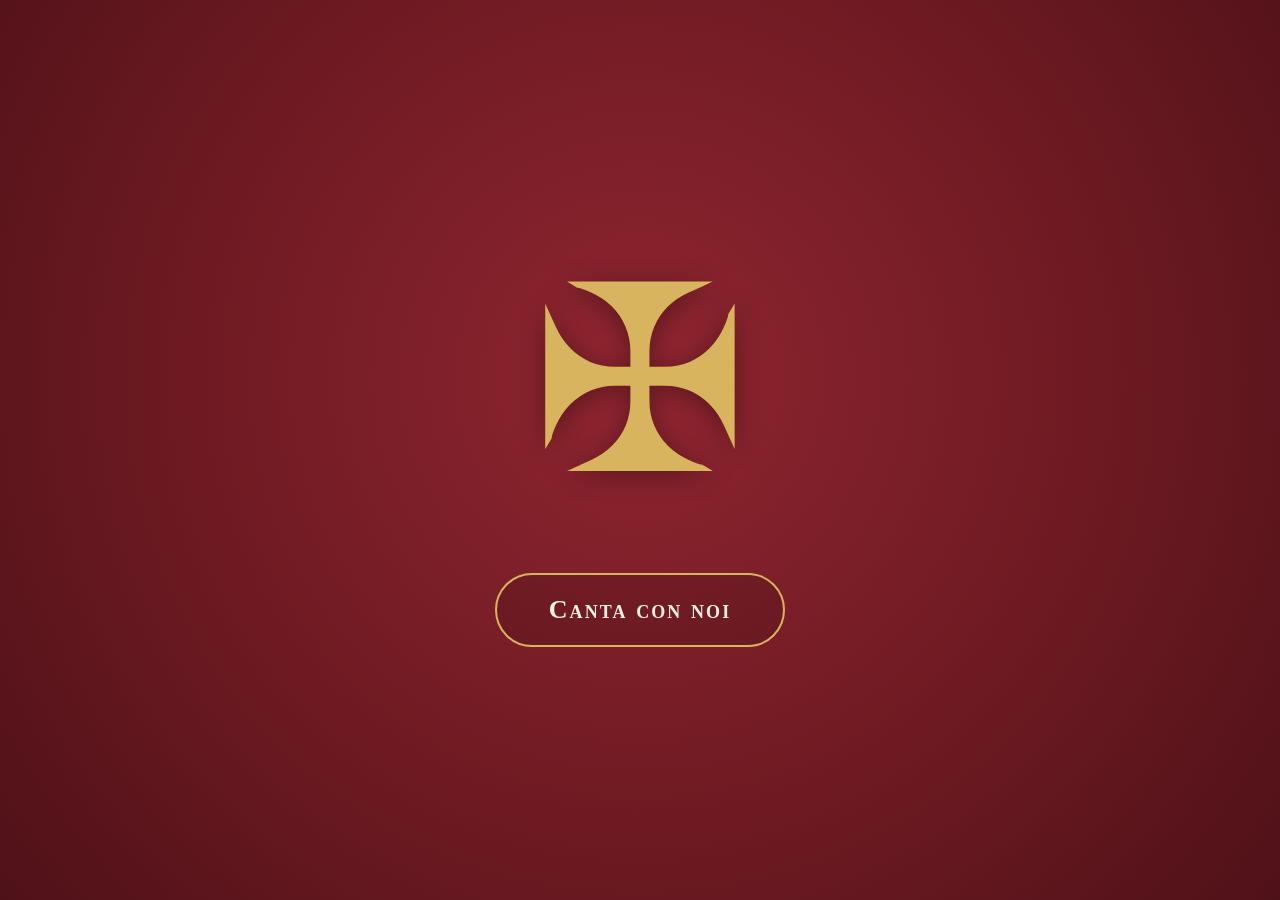
<file: index.html>
<!doctype html>
<html lang="it">
<head>
  <meta charset="utf-8">
  <!-- L'app non si ingrandisce tutta con due dita: nella pagina del canto lo zoom vale solo
       per il PDF/testo (lo gestisce js/app.js) -->
  <meta name="viewport" content="width=device-width, initial-scale=1, maximum-scale=1, user-scalable=no, viewport-fit=cover">
  <meta name="theme-color" content="#6e1a22">
  <title>Canta con noi</title>
  <!-- Per installare l'app: nome, colori e icone -->
  <link rel="manifest" href="manifest.webmanifest">
  <link rel="icon" type="image/png" sizes="32x32" href="icons/favicon-32.png">
  <link rel="apple-touch-icon" href="icons/apple-touch-icon.png">
  <meta name="apple-mobile-web-app-capable" content="yes">
  <meta name="mobile-web-app-capable" content="yes">
  <meta name="apple-mobile-web-app-title" content="Canti">
  <meta name="apple-mobile-web-app-status-bar-style" content="black-translucent">
  <link rel="stylesheet" href="css/style.css">
  <script>
    // Applica subito il tema scelto (chiaro/scuro), prima che la pagina appaia,
    // così non si vede un "lampo" del tema sbagliato.
    try {
      var tema = localStorage.getItem('tema');
      if (tema) document.documentElement.dataset.tema = tema;
    } catch (e) {}
  </script>
</head>
<body>

  <!-- Pagina iniziale: copre tutto finché non si entra.
       - se non si è dentro l'account: modulo di accesso
       - se l'accesso è già salvato (o l'accesso online non è attivo): pulsante "Canta con noi" -->
  <section id="pagina-iniziale" class="pagina-iniziale">
    <div class="croce-grande" aria-hidden="true">✠</div>

    <div id="iniziale-entra" class="iniziale-blocco" hidden>
      <button id="btn-entra" class="btn-entra">Canta con noi</button>
      <p id="iniziale-utente" class="iniziale-nota" hidden></p>
    </div>

    <!-- Accesso e registrazione: due pagine, se ne vede una alla volta -->
    <div id="blocco-accesso" class="accesso-iniziale" hidden>
      <h1 id="titolo-accesso" class="titolo-iniziale">Accedi</h1>
      <p id="sottotitolo-accesso" class="iniziale-nota"></p>
      <p id="account-messaggio" class="messaggio-iniziale" hidden></p>

      <!-- Pagina "Accedi" -->
      <form id="modulo-accesso">
        <label>
          Email
          <input name="email" type="email" autocomplete="username" inputmode="email" required>
        </label>
        <label>
          Password
          <input name="password" type="password" autocomplete="current-password" required>
        </label>
        <button type="submit" class="btn-entra">Accedi</button>
        <button type="button" id="btn-vai-registrazione" class="btn-installa">Non hai un account? Crea un account</button>
        <div class="link-iniziali">
          <button type="button" id="btn-password-dimenticata" class="btn-link-chiaro">Password dimenticata?</button>
        </div>
      </form>

      <!-- Pagina "Crea un account" -->
      <form id="modulo-registrazione" hidden>
        <label>
          Il tuo nome
          <input name="nome" autocomplete="name" required placeholder="Lo vedranno gli altri nei gruppi">
        </label>
        <label>
          Email
          <input name="email" type="email" autocomplete="email" inputmode="email" required>
        </label>
        <label>
          Password (almeno 6 caratteri)
          <input name="password" type="password" autocomplete="new-password" minlength="6" required>
        </label>
        <label>
          Ripeti la password
          <input name="ripeti" type="password" autocomplete="new-password" minlength="6" required>
        </label>
        <p class="link-legali">
          Creando l'account accetti i <a href="termini.html">Termini d'uso</a>
          e l'<a href="privacy.html">Informativa privacy</a>.
        </p>
        <button type="submit" class="btn-entra">Crea l'account</button>
        <button type="button" id="btn-torna-accesso" class="btn-installa">Hai già un account? Accedi</button>
      </form>

      <div class="link-iniziali">
        <button type="button" id="btn-senza-account" class="btn-link-chiaro">Continua senza account</button>
      </div>
    </div>

    <!-- Compare solo se l'app si può installare e non è già installata -->
    <button id="btn-installa" class="btn-installa" hidden>⬇ Scarica l'app</button>
  </section>
  <script>
    // Se l'app era aperta da poco (es. messa in sottofondo e riaperta), si riparte da dove
    // si era: la pagina iniziale non si mostra nemmeno per un attimo.
    try {
      var posizione = JSON.parse(localStorage.getItem('posizione'));
      if ((posizione && posizione.dentro && Date.now() - posizione.quando < 8 * 3600 * 1000) ||
          /[?&]gruppo=/.test(location.search)) {
        document.getElementById('pagina-iniziale').classList.add('senza-animazione', 'chiusa');
      }
    } catch (e) {}
  </script>

  <!-- Intestazione: titolo della sezione + pulsanti di azione -->
  <header class="barra-alta">
    <button id="btn-indietro" class="btn-icona" hidden aria-label="Indietro">‹</button>
    <span class="croce" aria-hidden="true">✠</span>
    <h1 id="titolo">Canti</h1>
    <button id="btn-tema" class="btn-icona" aria-label="Cambia tema chiaro/scuro"></button>
    <button id="btn-aggiungi" class="btn-icona" aria-label="Aggiungi canto">+</button>
  </header>

  <main>
    <!-- Schermata 1: elenco dei canti -->
    <section id="schermata-elenco">
      <!-- Ricerca di canti e cartelle -->
      <div class="cerca">
        <input id="cerca-canti" type="search" placeholder="Cerca canti e cartelle…" autocomplete="off"
          enterkeyhint="search" aria-label="Cerca canti e cartelle">
      </div>
      <p id="nessun-risultato" class="vuoto" hidden></p>

      <!-- Alfabeto laterale: si trascina il dito per andare alla lettera -->
      <nav id="alfabeto" class="alfabeto" aria-label="Vai alla lettera" hidden></nav>
      <div id="lettera-grande" class="lettera-grande" aria-hidden="true" hidden></div>

      <!-- Comandi visibili solo dentro una cartella -->
      <div id="comandi-cartella" class="comandi" hidden>
        <button id="btn-rinomina-cartella" class="btn-piccolo">✎ Rinomina cartella</button>
        <button id="btn-elimina-cartella" class="btn-piccolo">🗑 Elimina cartella</button>
      </div>

      <!-- Solo nella cartella 📖 del libretto di un coro -->
      <p id="nota-cartella-libretto" class="nota-cestino" hidden></p>
      <ul id="scalette-cartella" class="scalette-veloci" hidden></ul>

      <ul id="elenco-cartelle" class="elenco"></ul>
      <ul id="elenco" class="elenco"></ul>
      <p id="elenco-vuoto" class="vuoto" hidden>
        Nessun canto qui.<br>Tocca <strong>+</strong> per aggiungerne uno.
      </p>

      <!-- Visibile solo fuori dalle cartelle -->
      <button id="btn-nuova-cartella" class="btn-tratteggiato">📁 Nuova cartella</button>
    </section>

    <!-- Schermata 2: modulo per aggiungere (o modificare) un canto: titolo, cartella, PDF e audio -->
    <section id="schermata-modulo" hidden>
      <form id="modulo" class="modulo">
        <label>
          Titolo
          <input name="titolo" required autocomplete="off" placeholder="Si riempie da solo con il nome del PDF">
        </label>
        <label>
          Cartella
          <select name="cartella"></select>
        </label>

        <div id="campo-allegati" class="campo">
          <span class="etichetta">PDF e audio del canto</span>
          <div class="pulsanti-importa">
            <label class="btn-pdf">
              📄 Carica PDF o foto
              <input id="file-spartito" type="file" accept="application/pdf,.pdf,image/*" multiple hidden>
            </label>
            <label class="btn-pdf">
              🎵 Carica audio
              <input id="file-audio-modulo" type="file" accept="audio/*" multiple hidden>
            </label>
          </div>
          <p id="stato-pdf" class="stato-pdf">I PDF (o le foto) si vedranno nel canto così come sono.</p>
          <ul id="file-in-attesa" class="allegati"></ul>
        </div>

        <!-- Solo per i canti che hanno già un testo scritto (versioni precedenti dell'app) -->
        <label id="campo-testo" hidden>
          Testo
          <textarea name="testo" rows="10" spellcheck="false"></textarea>
        </label>
        <p id="info-accordi" class="info-accordi" hidden></p>

        <button id="btn-salva" type="submit" class="btn-grande">Salva canto</button>
      </form>
    </section>

    <!-- Schermata 3: visualizzazione di un canto -->
    <section id="schermata-canto" hidden>
      <h2 id="titolo-canto" class="titolo-canto"></h2>
      <p id="nota-libretto" class="nota-libretto" hidden></p>
      <div class="fregio" aria-hidden="true">❦</div>

      <ul id="allegati-canto" class="allegati"></ul>
      <div class="comandi">
        <label id="etichetta-audio-canto" class="btn-piccolo">
          🎵 Aggiungi audio
          <input id="file-audio-canto" type="file" accept="audio/*" multiple hidden>
        </label>
        <label id="etichetta-spartito-canto" class="btn-piccolo">
          📄 Aggiungi PDF o foto
          <input id="file-spartito-canto" type="file" accept="application/pdf,.pdf,image/*" hidden>
        </label>
        <!-- Grandezza del testo -->
        <div class="zoom-testo">
          <button id="btn-testo-meno" class="btn-mini" aria-label="Testo più piccolo">A−</button>
          <span id="valore-zoom">100%</span>
          <button id="btn-testo-piu" class="btn-mini grande" aria-label="Testo più grande">A+</button>
        </div>
      </div>

      <!-- Correzioni del direttore sopra lo spartito (il PDF originale resta com'è) -->
      <div id="comandi-correzioni" class="comandi" hidden>
        <button id="btn-correggi" class="btn-piccolo" hidden>✏️ Correggi lo spartito</button>
        <button id="btn-originale" class="btn-piccolo" hidden>👁 Vedi l'originale</button>
      </div>

      <!-- Spartiti (pentagramma con le note), mostrati così come sono -->
      <div id="spartiti-canto" class="spartiti"></div>

      <!-- Strumenti per correggere (in fondo allo schermo, solo mentre si corregge) -->
      <div id="barra-correzioni" class="barra-correzioni" hidden>
        <div class="strumenti">
          <button data-strumento="penna" data-colore="#d0021b" class="attivo" aria-label="Penna rossa"><span class="punta" style="background:#d0021b"></span></button>
          <button data-strumento="penna" data-colore="#1f4fd1" aria-label="Penna blu"><span class="punta" style="background:#1f4fd1"></span></button>
          <button data-strumento="penna" data-colore="#111111" aria-label="Penna nera"><span class="punta" style="background:#111"></span></button>
          <button data-strumento="evidenziatore" data-colore="#ffd400" aria-label="Evidenziatore"><span class="punta larga" style="background:#ffd400"></span></button>
          <button data-strumento="testo" data-colore="#d0021b" aria-label="Scrivi una parola">T</button>
          <button data-strumento="gomma" aria-label="Gomma">⌫</button>
          <button data-strumento="mano" aria-label="Scorri la pagina">✋</button>
        </div>
        <div class="strumenti">
          <button id="btn-annulla-segno" aria-label="Annulla l'ultima modifica">↶</button>
          <button id="btn-togli-correzioni" aria-label="Togli tutte le correzioni">🗑</button>
          <span id="stato-correzioni" class="stato-correzioni"></span>
          <button id="btn-fine-correzioni" class="fine">✓ Fine</button>
        </div>
      </div>

      <div id="testo-canto" class="testo-canto"></div>

      <!-- Se il canto è aperto da una scaletta: canto precedente / successivo -->
      <div id="nav-scaletta" class="nav-scaletta" hidden>
        <button id="btn-scaletta-prima" class="btn-piccolo"></button>
        <button id="btn-scaletta-dopo" class="btn-piccolo"></button>
      </div>

      <!-- In fondo, così aprendo il canto si vede subito il testo -->
      <div class="comandi comandi-fondo">
        <button id="btn-modifica-canto" class="btn-piccolo">✎ Modifica</button>
        <button id="btn-condividi-canto" class="btn-piccolo">📤 Condividi</button>
        <button id="btn-sposta-canto" class="btn-piccolo">📁 Sposta</button>
        <button id="btn-elimina-canto" class="btn-piccolo">🗑 Elimina canto</button>
      </div>
    </section>

    <!-- Schermata 4: cestino -->
    <section id="schermata-cestino" hidden>
      <p class="nota-cestino">
        Le cose eliminate restano qui per <strong>3 giorni</strong>, poi vengono
        cancellate per sempre. Tocca <strong>↺ Ripristina</strong> per rimetterle al loro posto.
      </p>
      <ul id="elenco-cestino" class="allegati"></ul>
      <p id="cestino-vuoto" class="vuoto" hidden>Il cestino è vuoto.</p>
      <button id="btn-svuota-cestino" class="btn-tratteggiato" hidden>Svuota il cestino adesso</button>
    </section>

    <!-- Schermata 6: i miei gruppi -->
    <section id="schermata-gruppi" hidden>
      <p id="gruppi-avviso" class="nota-cestino" hidden></p>
      <ul id="libretti-offline" class="elenco" hidden></ul>
      <button id="btn-gruppi-accedi" class="btn-grande" hidden>Accedi o crea un account</button>

      <div id="gruppi-contenuto" hidden>
        <p class="nota-cestino">
          Nei gruppi puoi <strong>condividere i tuoi canti</strong> (con audio e spartiti)
          e <strong>salvare quelli degli altri</strong> nelle tue cartelle.
          Per entrare in un gruppo serve il suo codice.
        </p>
        <div id="invito-notifiche" class="coro-stato" hidden>
          <p>🔔 Attiva le notifiche per sapere subito quando arrivano avvisi, canti e scalette.</p>
          <button id="btn-attiva-notifiche-gruppi" class="btn-grande">Attiva le notifiche</button>
        </div>
        <ul id="elenco-gruppi" class="elenco"></ul>
        <p id="gruppi-vuoto" class="vuoto" hidden>Non sei ancora in nessun gruppo.</p>
        <button id="btn-crea-gruppo" class="btn-grande">＋ Crea un gruppo</button>
        <button id="btn-entra-gruppo" class="btn-tratteggiato">🔑 Entra con un codice</button>
      </div>
    </section>

    <!-- Schermata 7: chat di un gruppo -->
    <section id="schermata-chat" hidden>
      <div class="testa-chat">
        <span>Codice: <strong id="chat-codice"></strong></span>
        <button id="btn-invita" class="btn-piccolo">📨 Invita</button>
        <button id="btn-membri" class="btn-piccolo">👥 Chi c'è</button>
      </div>
      <p id="chat-avviso" class="stato-sync errore" hidden></p>

      <!-- Versione Coro: stato (per il direttore) e prova gratuita -->
      <div id="coro-stato" class="coro-stato" hidden></div>

      <!-- Schede (solo nei gruppi Coro) -->
      <div id="schede-coro" class="schede" role="tablist" hidden>
        <button data-scheda="bacheca"><span class="ic">📣</span>Bacheca</button>
        <button data-scheda="scalette"><span class="ic">📅</span>Scalette</button>
        <button data-scheda="libretto"><span class="ic">📖</span>Libretto</button>
        <button data-scheda="messaggi"><span class="ic">✉️</span>Messaggi<span id="pallino-messaggi" class="pallino-scheda" hidden></span></button>
        <button data-scheda="chat" class="attiva"><span class="ic">♪</span>Condivisi</button>
      </div>

      <!-- Bacheca: gli avvisi del direttore, come in una chat (solo i direttori scrivono) -->
      <div id="pannello-bacheca" hidden>
        <ul id="elenco-bacheca" class="chat bacheca"></ul>
        <p id="bacheca-vuota" class="vuoto" hidden>Nessun avviso in bacheca.</p>
        <p id="bacheca-solo-direttori" class="nota-libretto" hidden>In bacheca scrivono solo i direttori del coro.</p>
        <form id="scrivi-avviso" class="scrivi-avviso" hidden>
          <textarea id="testo-avviso" rows="1" placeholder="Scrivi un avviso al coro…" aria-label="Avviso per il coro"></textarea>
          <button type="submit" class="btn-invia" aria-label="Invia">➤</button>
        </form>
      </div>

      <div id="pannello-chat">
        <ul id="elenco-chat" class="chat"></ul>
        <p id="chat-vuota" class="vuoto" hidden>Nessun canto condiviso ancora.<br>Inizia tu!</p>
        <div class="barra-chat">
          <button id="btn-condividi-qui" class="btn-grande">♪ Condividi un canto</button>
        </div>
      </div>

      <!-- Messaggi privati: l'elenco delle persone del coro e, toccandone una, la conversazione -->
      <div id="pannello-messaggi" hidden>
        <div id="scegli-conversazione">
          <p class="nota-cestino">Messaggi privati: li leggete solo tu e la persona a cui scrivi.</p>
          <ul id="elenco-conversazioni" class="elenco"></ul>
          <p id="conversazioni-vuote" class="vuoto" hidden>Nel coro per ora ci sei solo tu.</p>
        </div>
        <div id="conversazione" hidden>
          <div class="testa-conversazione">
            <button id="btn-chiudi-conversazione" class="btn-piccolo">‹ Tutti</button>
            <strong id="nome-conversazione"></strong>
          </div>
          <ul id="elenco-privati" class="chat"></ul>
          <p id="privati-vuoti" class="vuoto" hidden>Ancora nessun messaggio: scrivi il primo!</p>
          <form id="scrivi-privato" class="scrivi-avviso">
            <button type="button" id="btn-canto-privato" class="btn-allega" aria-label="Manda un canto" title="Manda un canto">♪</button>
            <textarea id="testo-privato" rows="1" maxlength="2000" placeholder="Messaggio…" aria-label="Messaggio privato"></textarea>
            <button type="submit" class="btn-invia" aria-label="Invia">➤</button>
          </form>
        </div>
      </div>

      <div id="pannello-libretto" hidden>
        <p class="nota-cestino">
          Il libretto del coro arriva da solo a tutti e resta salvato sul telefono: si può usare anche
          <strong>senza internet</strong> (lo trovi in <strong>Gruppi</strong>).
        </p>
        <ul id="elenco-libretto" class="allegati"></ul>
        <p id="libretto-vuoto" class="vuoto" hidden>Il libretto è ancora vuoto.</p>
        <button id="btn-aggiungi-libretto" class="btn-grande" hidden>＋ Aggiungi canti al libretto</button>
      </div>

      <div id="pannello-scalette" hidden>
        <ul id="elenco-scalette" class="elenco"></ul>
        <p id="scalette-vuote" class="vuoto" hidden>Nessuna scaletta.</p>
        <button id="btn-nuova-scaletta" class="btn-grande" hidden>＋ Nuova scaletta</button>
      </div>
    </section>

    <!-- Schermata 8: una scaletta (es. la messa di domenica) -->
    <section id="schermata-scaletta" hidden>
      <p id="scaletta-sottotitolo" class="nota-cestino"></p>
      <ol id="voci-scaletta" class="scaletta"></ol>
      <p id="scaletta-vuota" class="vuoto" hidden>La scaletta è vuota.</p>
      <div id="comandi-scaletta" class="comandi" hidden>
        <button id="btn-aggiungi-voce" class="btn-piccolo">＋ Aggiungi un canto</button>
        <button id="btn-rinomina-scaletta" class="btn-piccolo">✎ Titolo e data</button>
        <button id="btn-elimina-scaletta" class="btn-piccolo">🗑 Elimina scaletta</button>
      </div>
      <button id="btn-salva-scaletta" class="btn-grande" hidden>Salva la scaletta</button>
    </section>

    <!-- Schermata 5: account (accesso per avere i canti su tutti i dispositivi) -->
    <section id="schermata-account" hidden>
      <p class="link-account">
        <a href="privacy.html">Informativa privacy</a> · <a href="termini.html">Termini d'uso</a>
      </p>
      <!-- L'accesso online non è configurato (js/config.js vuoto) -->
      <div id="account-spento" hidden>
        <p class="nota-cestino">
          L'accesso online non è ancora attivo in questa app:
          i canti sono salvati solo su questo dispositivo.
        </p>
      </div>

      <!-- Non si è dentro l'account: il modulo di accesso è nella pagina iniziale -->
      <div id="account-fuori" hidden>
        <p class="nota-cestino">
          Accedi per ritrovare <strong>i tuoi canti su tutti i tuoi dispositivi</strong>
          (telefono, PC, tablet). L'accesso viene ricordato: lo fai una volta sola.
          I canti restano comunque salvati anche qui, e funzionano senza internet.
        </p>
        <p id="account-avviso" class="stato-sync errore" hidden></p>
        <button id="btn-vai-accesso" class="btn-grande">Accedi o crea un account</button>
      </div>

      <!-- Dentro l'account -->
      <div id="account-dentro" hidden>
        <div class="scheda-account">
          <div class="icona-account" aria-hidden="true"><svg class="icona" viewBox="0 0 24 24" aria-hidden="true"><path d="M18 10h-1.26A8 8 0 1 0 9 20h9a5 5 0 0 0 0-10z"/></svg></div>
          <p>Accesso effettuato come<br><strong id="account-email"></strong></p>
        </div>
        <p id="stato-sync" class="stato-sync"></p>
        <button id="btn-sincronizza" class="btn-grande">⟳ Sincronizza adesso</button>
        <button id="btn-esci" class="btn-tratteggiato">Esci dall'account</button>
        <div class="scheda-notifiche">
          <p id="stato-notifiche">🔔 Notifiche</p>
          <button id="btn-notifiche" class="btn-piccolo"></button>
        </div>
        <button id="btn-bloccati" class="btn-piccolo">🚫 Persone bloccate</button>

        <div class="zona-pericolo">
          <button id="btn-elimina-account" class="btn-piccolo">Elimina il mio account</button>
        </div>
      </div>
    </section>
  </main>

  <!-- Finestrella per scrivere un nome (nuova cartella, rinomina file, ecc.) -->
  <dialog id="dialogo-nome" class="dialogo">
    <form method="dialog">
      <p id="dialogo-domanda"></p>
      <input id="dialogo-valore" autocomplete="off">
      <!-- "OK" viene prima nel codice così il tasto Invio conferma; a schermo appare a destra -->
      <div class="dialogo-azioni">
        <button value="ok" class="btn-grande">OK</button>
        <button value="annulla" class="btn-piccolo">Annulla</button>
      </div>
    </form>
  </dialog>

  <!-- Finestrella con più scelte (es. come eliminare una cartella) -->
  <dialog id="dialogo-scelta" class="dialogo">
    <p id="scelta-domanda"></p>
    <div id="scelta-opzioni" class="scelta-opzioni"></div>
  </dialog>

  <!-- Finestrella per dire per quale voce è ogni file (libretto del coro) -->
  <dialog id="dialogo-voci" class="dialogo dialogo-alto">
    <form method="dialog">
      <p id="voci-domanda">Per chi è ogni file?</p>
      <p class="dettaglio">Chi ha scelto la sua voce riceverà solo i file della sua voce e quelli «per tutti». I direttori li ricevono tutti.</p>
      <ul id="voci-file" class="voci-file"></ul>
      <div class="scelta-opzioni">
        <button value="ok" class="btn-grande">Va bene</button>
        <button value="annulla" class="btn-piccolo">Annulla</button>
      </div>
    </form>
  </dialog>

  <!-- Finestrella per scegliere uno dei miei canti (da condividere) -->
  <dialog id="dialogo-canti" class="dialogo dialogo-alto">
    <p>Quale canto vuoi condividere?</p>
    <input id="cerca-canto" type="search" placeholder="Cerca per titolo…" autocomplete="off">
    <ul id="lista-canti" class="lista-scelta"></ul>
    <div class="dialogo-azioni">
      <button id="chiudi-dialogo-canti" class="btn-piccolo">Annulla</button>
    </div>
  </dialog>

  <!-- Finestrella per leggere un canto ricevuto in un gruppo -->
  <dialog id="dialogo-anteprima" class="dialogo dialogo-alto">
    <p id="anteprima-titolo"></p>
    <pre id="anteprima-testo" class="anteprima-testo"></pre>
    <div class="dialogo-azioni">
      <button id="chiudi-anteprima" class="btn-piccolo">Chiudi</button>
    </div>
  </dialog>

  <!-- Avviso che compare per qualche secondo in basso -->
  <div id="avviso" class="avviso" role="status" hidden></div>

  <!-- Barra di navigazione in basso -->
  <nav class="barra-bassa">
    <button data-sezione="canti" class="attivo"><b aria-hidden="true"><svg class="icona" viewBox="0 0 24 24" aria-hidden="true"><path d="M9 18V5l12-2v13"/><circle cx="6" cy="18" r="3"/><circle cx="18" cy="16" r="3"/></svg></b><span>Canti</span></button>
    <button data-sezione="gruppi">
      <b aria-hidden="true"><svg class="icona" viewBox="0 0 24 24" aria-hidden="true"><rect x="2" y="4" width="20" height="16" rx="2"/><polyline points="22,6 12,13 2,6"/></svg><i id="pallino-gruppi" class="pallino nuovo" hidden></i></b><span>Gruppi</span>
    </button>
    <button data-sezione="cestino"><b aria-hidden="true"><svg class="icona" viewBox="0 0 24 24" aria-hidden="true"><polyline points="3 6 5 6 21 6"/><path d="M19 6v14a2 2 0 0 1-2 2H7a2 2 0 0 1-2-2V6m3 0V4a2 2 0 0 1 2-2h4a2 2 0 0 1 2 2v2"/><line x1="10" y1="11" x2="10" y2="17"/><line x1="14" y1="11" x2="14" y2="17"/></svg></b><span>Cestino</span></button>
    <button data-sezione="account">
      <b aria-hidden="true"><svg class="icona" viewBox="0 0 24 24" aria-hidden="true"><path d="M18 10h-1.26A8 8 0 1 0 9 20h9a5 5 0 0 0 0-10z"/></svg><i id="pallino-sync" class="pallino" hidden></i></b><span>Account</span>
    </button>
  </nav>

  <script src="lib/pdf.min.js"></script>
  <script src="lib/supabase.min.js"></script>
  <script src="js/config.js"></script>
  <script src="js/db.js"></script>
  <script src="js/sync.js"></script>
  <script src="js/gruppi.js"></script>
  <script src="js/notifiche.js"></script>
  <script src="js/app.js"></script>
</body>
</html>
</file>
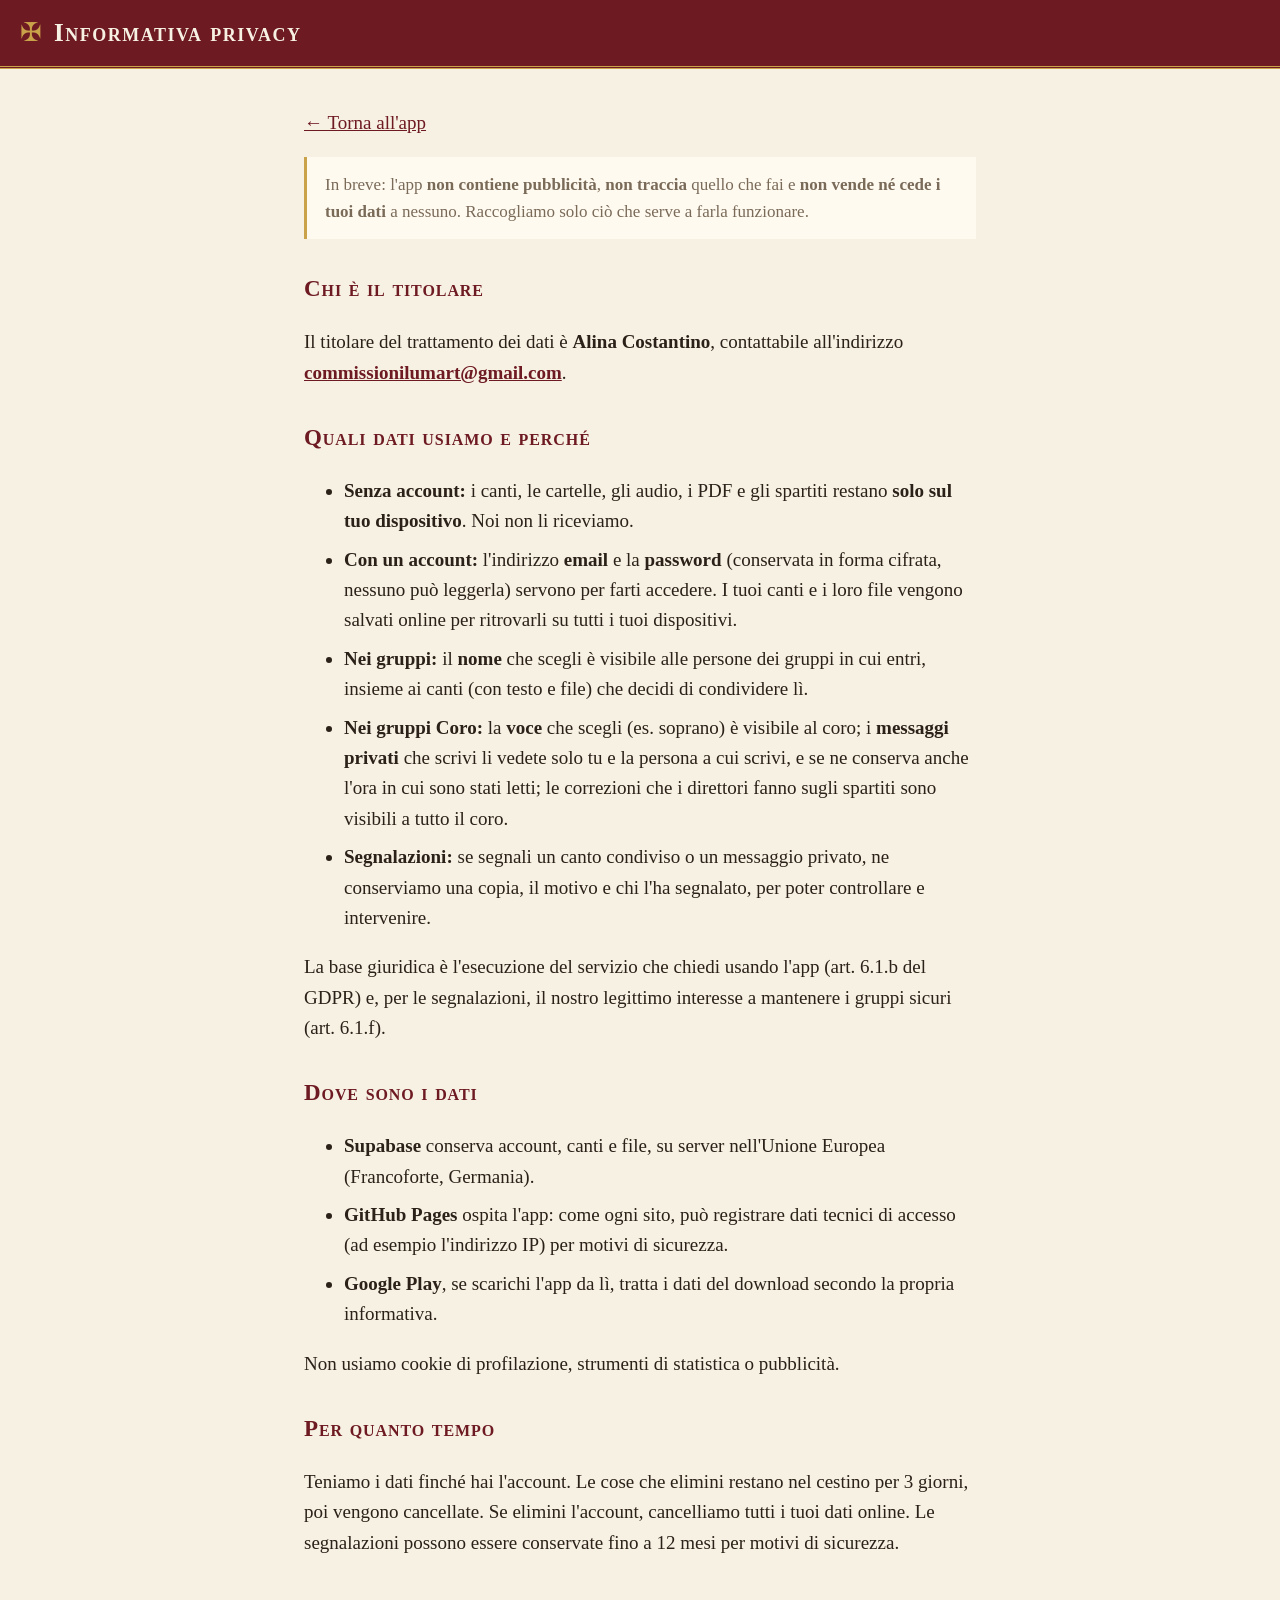
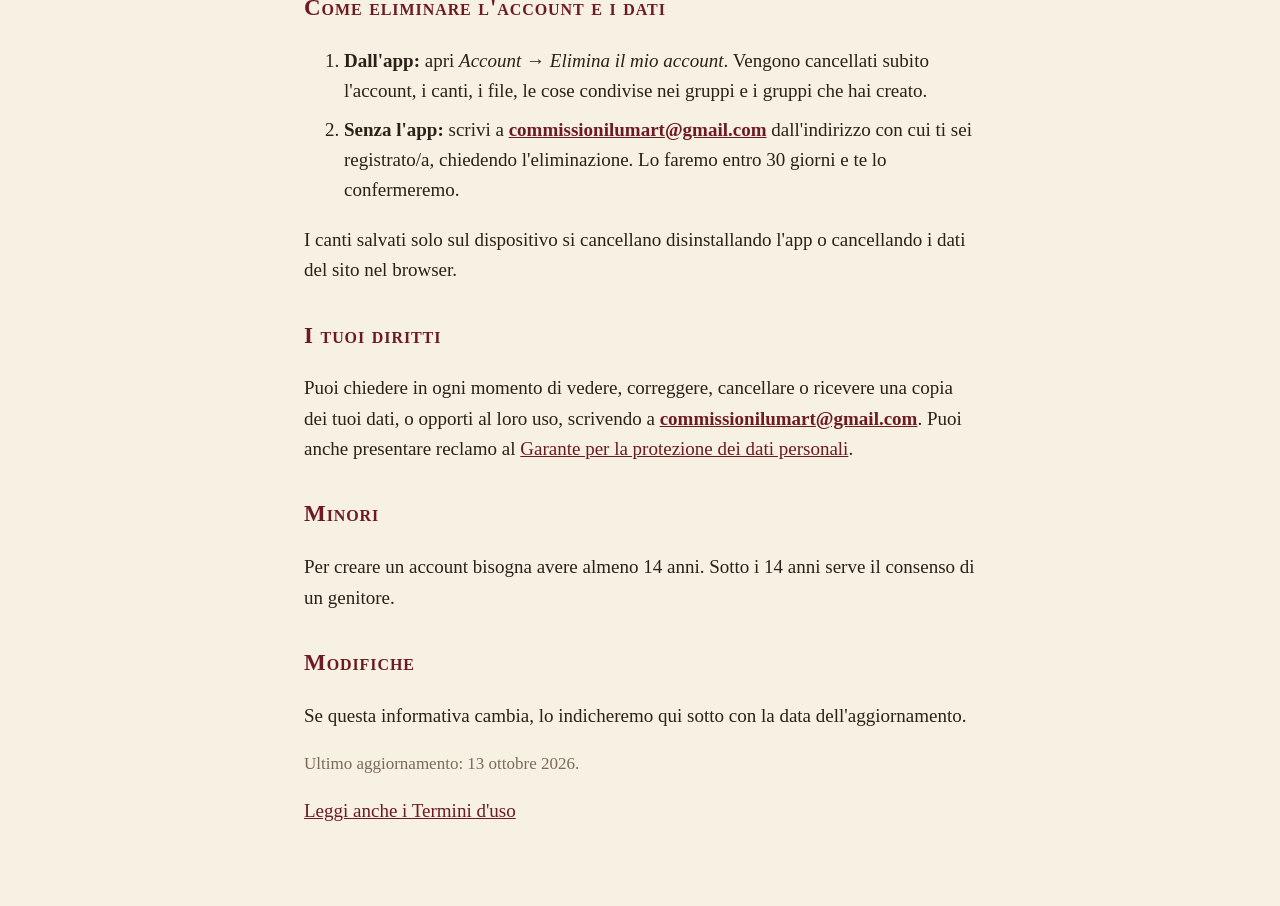
<file: privacy.html>
<!doctype html>
<html lang="it">
<head>
  <meta charset="utf-8">
  <meta name="viewport" content="width=device-width, initial-scale=1">
  <meta name="theme-color" content="#6e1a22">
  <title>Informativa privacy · Canta con noi</title>
  <link rel="icon" type="image/png" sizes="32x32" href="icons/favicon-32.png">
  <link rel="stylesheet" href="css/style.css">
</head>
<body class="pagina-documento">
  <header class="barra-alta">
    <span class="croce" aria-hidden="true">✠</span>
    <h1>Informativa privacy</h1>
  </header>

  <main class="documento">
    <p><a href="./">← Torna all'app</a></p>

    <!-- MODELLO: da far controllare a un professionista prima della pubblicazione.
 -->

    <p class="nota-cestino">
      In breve: l'app <strong>non contiene pubblicità</strong>, <strong>non traccia</strong> quello che fai
      e <strong>non vende né cede i tuoi dati</strong> a nessuno. Raccogliamo solo ciò che serve a farla funzionare.
    </p>

    <h2>Chi è il titolare</h2>
    <p>
      Il titolare del trattamento dei dati è <strong>Alina Costantino</strong>,
      contattabile all'indirizzo <strong><a href="mailto:commissionilumart@gmail.com">commissionilumart@gmail.com</a></strong>.
    </p>

    <h2>Quali dati usiamo e perché</h2>
    <ul>
      <li><strong>Senza account:</strong> i canti, le cartelle, gli audio, i PDF e gli spartiti restano
        <strong>solo sul tuo dispositivo</strong>. Noi non li riceviamo.</li>
      <li><strong>Con un account:</strong> l'indirizzo <strong>email</strong> e la <strong>password</strong>
        (conservata in forma cifrata, nessuno può leggerla) servono per farti accedere. I tuoi canti e i loro file
        vengono salvati online per ritrovarli su tutti i tuoi dispositivi.</li>
      <li><strong>Nei gruppi:</strong> il <strong>nome</strong> che scegli è visibile alle persone dei gruppi in cui entri,
        insieme ai canti (con testo e file) che decidi di condividere lì.</li>
      <li><strong>Nei gruppi Coro:</strong> la <strong>voce</strong> che scegli (es. soprano) è visibile al coro; i
        <strong>messaggi privati</strong> che scrivi li vedete solo tu e la persona a cui scrivi, e se ne conserva anche
        l'ora in cui sono stati letti; le correzioni che i direttori fanno sugli spartiti sono visibili a tutto il coro.</li>
      <li><strong>Segnalazioni:</strong> se segnali un canto condiviso o un messaggio privato, ne conserviamo una copia,
        il motivo e chi l'ha segnalato, per poter controllare e intervenire.</li>
    </ul>
    <p>
      La base giuridica è l'esecuzione del servizio che chiedi usando l'app (art. 6.1.b del GDPR) e, per le
      segnalazioni, il nostro legittimo interesse a mantenere i gruppi sicuri (art. 6.1.f).
    </p>

    <h2>Dove sono i dati</h2>
    <ul>
      <li><strong>Supabase</strong> conserva account, canti e file, su server nell'Unione Europea (Francoforte, Germania).</li>
      <li><strong>GitHub Pages</strong> ospita l'app: come ogni sito, può registrare dati tecnici di accesso
        (ad esempio l'indirizzo IP) per motivi di sicurezza.</li>
      <li><strong>Google Play</strong>, se scarichi l'app da lì, tratta i dati del download secondo la propria informativa.</li>
    </ul>
    <p>Non usiamo cookie di profilazione, strumenti di statistica o pubblicità.</p>

    <h2>Per quanto tempo</h2>
    <p>
      Teniamo i dati finché hai l'account. Le cose che elimini restano nel cestino per 3 giorni, poi vengono
      cancellate. Se elimini l'account, cancelliamo tutti i tuoi dati online. Le segnalazioni possono essere
      conservate fino a 12 mesi per motivi di sicurezza.
    </p>

    <h2 id="elimina">Come eliminare l'account e i dati</h2>
    <ol>
      <li><strong>Dall'app:</strong> apri <em>Account</em> → <em>Elimina il mio account</em>. Vengono cancellati subito
        l'account, i canti, i file, le cose condivise nei gruppi e i gruppi che hai creato.</li>
      <li><strong>Senza l'app:</strong> scrivi a <strong><a href="mailto:commissionilumart@gmail.com">commissionilumart@gmail.com</a></strong> dall'indirizzo con cui ti sei
        registrato/a, chiedendo l'eliminazione. Lo faremo entro 30 giorni e te lo confermeremo.</li>
    </ol>
    <p>I canti salvati solo sul dispositivo si cancellano disinstallando l'app o cancellando i dati del sito nel browser.</p>

    <h2>I tuoi diritti</h2>
    <p>
      Puoi chiedere in ogni momento di vedere, correggere, cancellare o ricevere una copia dei tuoi dati, o
      opporti al loro uso, scrivendo a <strong><a href="mailto:commissionilumart@gmail.com">commissionilumart@gmail.com</a></strong>. Puoi anche presentare reclamo al
      <a href="https://www.garanteprivacy.it" target="_blank" rel="noopener">Garante per la protezione dei dati personali</a>.
    </p>

    <h2>Minori</h2>
    <p>
      Per creare un account bisogna avere almeno 14 anni. Sotto i 14 anni serve il consenso di un genitore.
    </p>

    <h2>Modifiche</h2>
    <p>Se questa informativa cambia, lo indicheremo qui sotto con la data dell'aggiornamento.</p>
    <p class="dettaglio">Ultimo aggiornamento: 13 ottobre 2026.</p>

    <p><a href="termini.html">Leggi anche i Termini d'uso</a></p>
  </main>
</body>
</html>
</file>
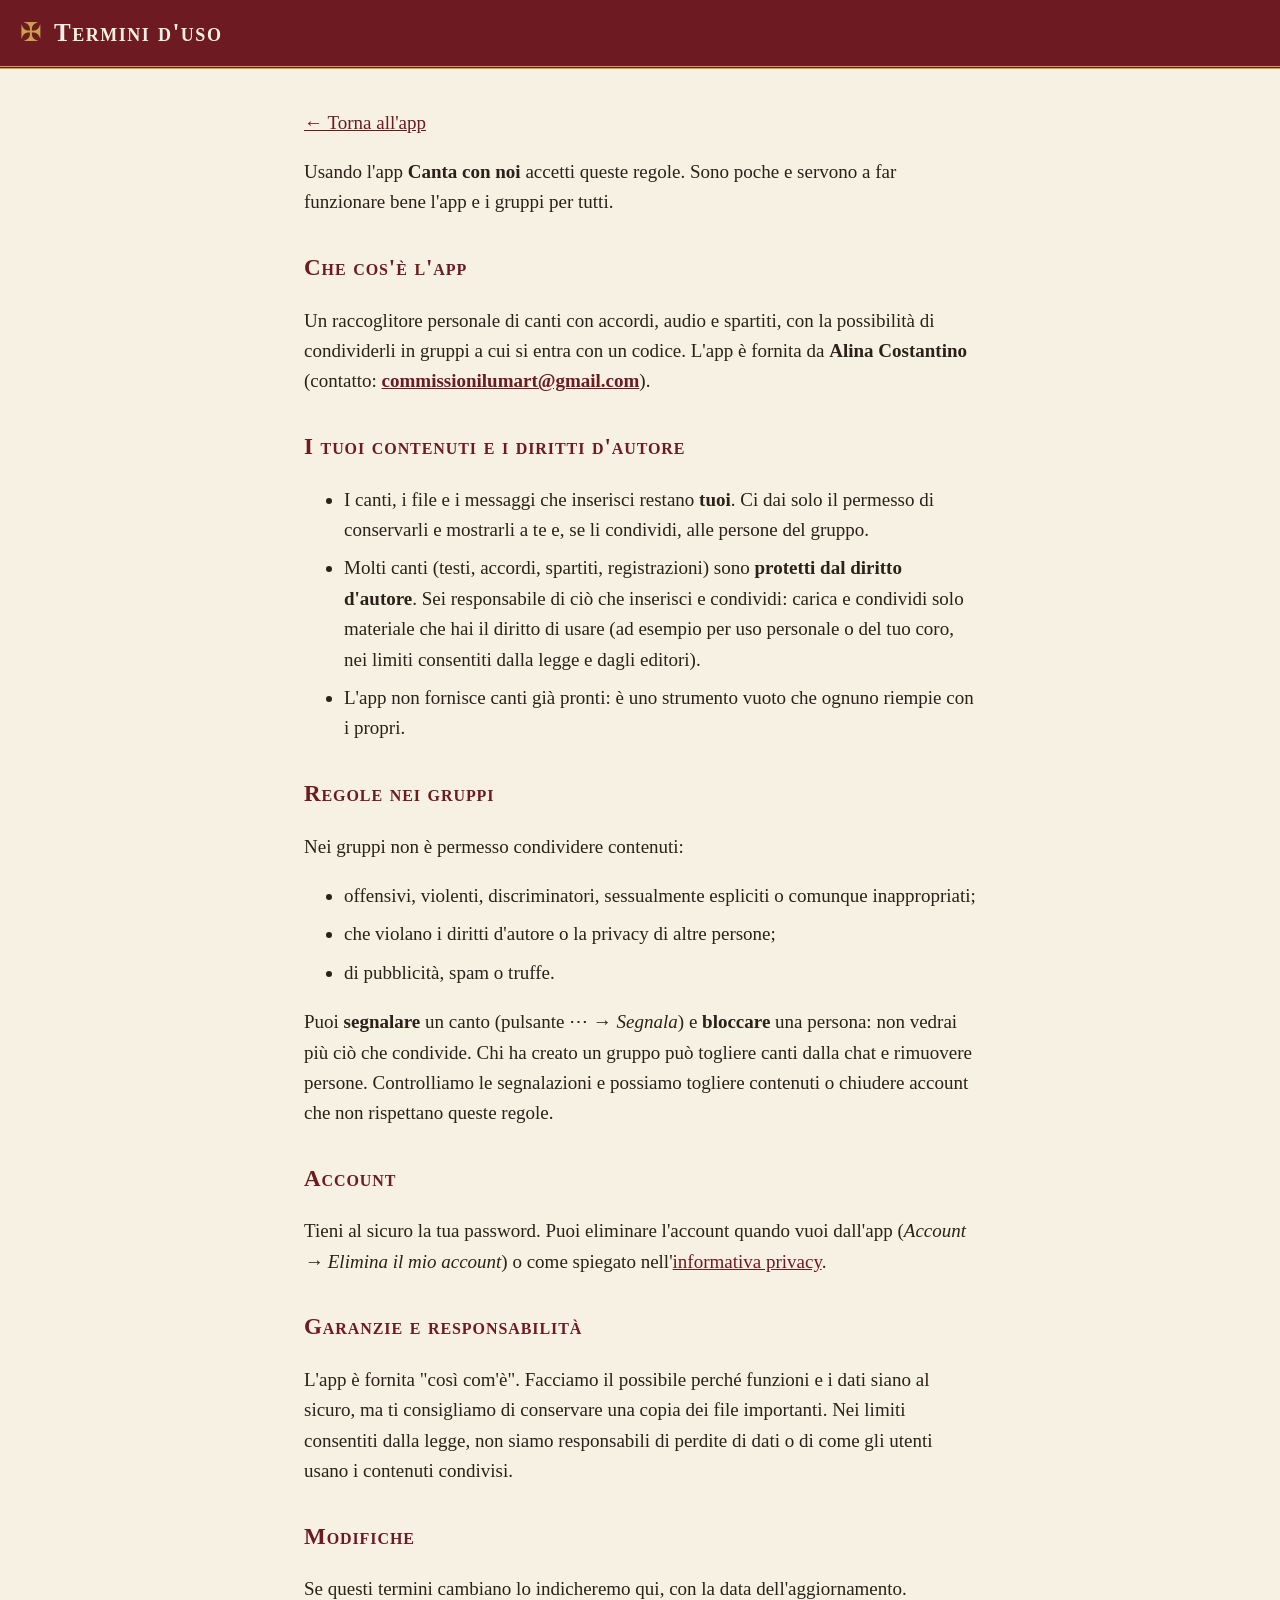
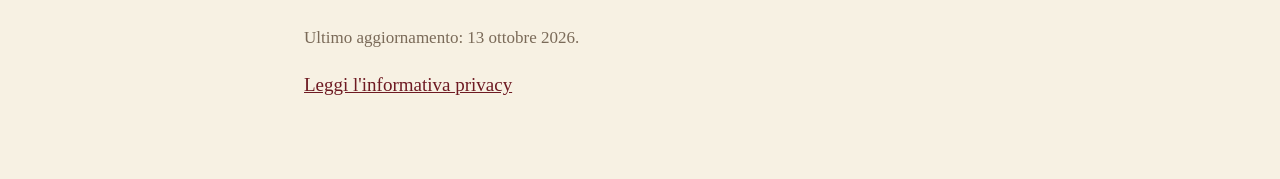
<file: termini.html>
<!doctype html>
<html lang="it">
<head>
  <meta charset="utf-8">
  <meta name="viewport" content="width=device-width, initial-scale=1">
  <meta name="theme-color" content="#6e1a22">
  <title>Termini d'uso · Canta con noi</title>
  <link rel="icon" type="image/png" sizes="32x32" href="icons/favicon-32.png">
  <link rel="stylesheet" href="css/style.css">
</head>
<body class="pagina-documento">
  <header class="barra-alta">
    <span class="croce" aria-hidden="true">✠</span>
    <h1>Termini d'uso</h1>
  </header>

  <main class="documento">
    <p><a href="./">← Torna all'app</a></p>

    <!-- MODELLO: da far controllare a un professionista prima della pubblicazione.
 -->

    <p>
      Usando l'app <strong>Canta con noi</strong> accetti queste regole. Sono poche e servono a
      far funzionare bene l'app e i gruppi per tutti.
    </p>

    <h2>Che cos'è l'app</h2>
    <p>
      Un raccoglitore personale di canti con accordi, audio e spartiti, con la possibilità di condividerli
      in gruppi a cui si entra con un codice. L'app è fornita da <strong>Alina Costantino</strong>
      (contatto: <strong><a href="mailto:commissionilumart@gmail.com">commissionilumart@gmail.com</a></strong>).
    </p>

    <h2>I tuoi contenuti e i diritti d'autore</h2>
    <ul>
      <li>I canti, i file e i messaggi che inserisci restano <strong>tuoi</strong>. Ci dai solo il permesso di
        conservarli e mostrarli a te e, se li condividi, alle persone del gruppo.</li>
      <li>Molti canti (testi, accordi, spartiti, registrazioni) sono <strong>protetti dal diritto d'autore</strong>.
        Sei responsabile di ciò che inserisci e condividi: carica e condividi solo materiale che hai il diritto
        di usare (ad esempio per uso personale o del tuo coro, nei limiti consentiti dalla legge e dagli editori).</li>
      <li>L'app non fornisce canti già pronti: è uno strumento vuoto che ognuno riempie con i propri.</li>
    </ul>

    <h2>Regole nei gruppi</h2>
    <p>Nei gruppi non è permesso condividere contenuti:</p>
    <ul>
      <li>offensivi, violenti, discriminatori, sessualmente espliciti o comunque inappropriati;</li>
      <li>che violano i diritti d'autore o la privacy di altre persone;</li>
      <li>di pubblicità, spam o truffe.</li>
    </ul>
    <p>
      Puoi <strong>segnalare</strong> un canto (pulsante ⋯ → <em>Segnala</em>) e <strong>bloccare</strong> una persona:
      non vedrai più ciò che condivide. Chi ha creato un gruppo può togliere canti dalla chat e rimuovere persone.
      Controlliamo le segnalazioni e possiamo togliere contenuti o chiudere account che non rispettano queste regole.
    </p>

    <h2>Account</h2>
    <p>
      Tieni al sicuro la tua password. Puoi eliminare l'account quando vuoi dall'app
      (<em>Account → Elimina il mio account</em>) o come spiegato nell'<a href="privacy.html#elimina">informativa privacy</a>.
    </p>

    <h2>Garanzie e responsabilità</h2>
    <p>
      L'app è fornita "così com'è". Facciamo il possibile perché funzioni e i dati siano al sicuro, ma ti
      consigliamo di conservare una copia dei file importanti. Nei limiti consentiti dalla legge, non siamo
      responsabili di perdite di dati o di come gli utenti usano i contenuti condivisi.
    </p>

    <h2>Modifiche</h2>
    <p>Se questi termini cambiano lo indicheremo qui, con la data dell'aggiornamento.</p>
    <p class="dettaglio">Ultimo aggiornamento: 13 ottobre 2026.</p>

    <p><a href="privacy.html">Leggi l'informativa privacy</a></p>
  </main>
</body>
</html>
</file>
<file: css/style.css>
/* =========================================================
   Stile "libretto liturgico": carta avorio, bordeaux e oro,
   caratteri con grazie come in un libro.
   ========================================================= */

/* ---------- Colori e misure di base (modificabili qui) ---------- */
:root {
  --carta: #f7f1e3;        /* sfondo pagina */
  --carta-chiara: #fffaf0; /* campi del modulo */
  --inchiostro: #2b2118;   /* testo */
  --tenue: #7a6a58;        /* testi secondari */
  --bordeaux: #6e1a22;     /* barre e titoli */
  --oro: #c9a24a;          /* decorazioni */
  --rubrica: #a3242b;      /* accordi: il rosso dei libri liturgici */
  --filetto: #dccfb2;      /* linee sottili */
  --titoli: var(--bordeaux); /* titoli ed etichette */
  --pericolo: #a3242b;     /* pulsanti che cancellano */
  --altezza-nav: 74px;

  --font-libro: "Iowan Old Style", "Palatino Linotype", Palatino, "Book Antiqua", Georgia, serif;
  /* Carattere a spaziatura fissa: tiene gli accordi allineati sopra le sillabe */
  --font-canto: "Courier New", Courier, ui-monospace, monospace;

  font-size: 20px; /* testo grande: tutto il resto è in "rem" e scala da qui */
}

/* Tema scuro: si usa se lo sceglie l'interruttore (data-tema="scuro")
   oppure se il telefono è in modalità scura e non è stato scelto "chiaro". */
:root[data-tema="scuro"] {
  --carta: #1c1714;
  --carta-chiara: #26201b;
  --inchiostro: #efe6d6;
  --tenue: #a8998a;
  --bordeaux: #5a141b;
  --oro: #d9b45e;
  --rubrica: #e8a35a;
  --filetto: #3d332b;
  --titoli: var(--oro);
  --pericolo: #9b2c2c;
  color-scheme: dark;
}
@media (prefers-color-scheme: dark) {
  :root:not([data-tema="chiaro"]) {
    --carta: #1c1714;
    --carta-chiara: #26201b;
    --inchiostro: #efe6d6;
    --tenue: #a8998a;
    --bordeaux: #5a141b;
    --oro: #d9b45e;
    --rubrica: #e8a35a;
    --filetto: #3d332b;
    --titoli: var(--oro);
    --pericolo: #9b2c2c;
    color-scheme: dark;
  }
}

* { box-sizing: border-box; }

body {
  margin: 0;
  background: var(--carta);
  color: var(--inchiostro);
  font-family: var(--font-libro);
  line-height: 1.45;
  /* spazio per la barra in basso, così non copre l'ultimo canto */
  padding-bottom: calc(var(--altezza-nav) + env(safe-area-inset-bottom));
}

[hidden] { display: none !important; }

/* ---------- Barra in alto ---------- */
.barra-alta {
  position: sticky;
  top: 0;
  z-index: 10;
  display: flex;
  align-items: center;
  gap: 0.6rem;
  padding: 0.7rem 1rem;
  padding-top: calc(0.7rem + env(safe-area-inset-top));
  background: var(--bordeaux);
  color: #f7f1e3;
  border-bottom: 3px double var(--oro);
}
.croce {
  color: var(--oro);
  font-size: 1.3rem;
}
.barra-alta h1 {
  flex: 1;
  margin: 0;
  font-size: 1.25rem;
  font-weight: 600;
  font-variant: small-caps;
  letter-spacing: 0.06em;
  white-space: nowrap;
  overflow: hidden;
  text-overflow: ellipsis;
}
.btn-icona {
  width: 2.4rem;
  height: 2.4rem;
  border: 1px solid var(--oro);
  border-radius: 50%;
  background: transparent;
  color: var(--oro);
  font-family: var(--font-libro);
  font-size: 1.5rem;
  line-height: 1;
  cursor: pointer;
}
/* Quando c'è il pulsante "indietro", la croce si nasconde per fare spazio */
#btn-indietro:not([hidden]) + .croce { display: none; }

main {
  max-width: 760px;
  margin: 0 auto;
  padding: 1rem 1.2rem;
}

/* ---------- Elenco canti, come l'indice di un libretto ---------- */
.elenco {
  list-style: none;
  margin: 0;
  padding: 0;
}
.elenco .lettera {
  margin: 1.2rem 0 0.2rem;
  color: var(--titoli);
  font-size: 1.4rem;
  font-weight: 700;
  border-bottom: 1px solid var(--oro);
}
.elenco .lettera:first-child { margin-top: 0.2rem; }
.elenco button {
  display: flex;
  align-items: baseline;
  gap: 0.5rem;
  width: 100%;
  padding: 0.85rem 0.2rem;
  border: 0;
  border-bottom: 1px dotted var(--filetto);
  background: none;
  color: var(--inchiostro);
  font: inherit;
  font-size: 1.15rem;
  text-align: left;
  cursor: pointer;
}
.elenco button::after {
  content: "›";
  margin-left: auto;
  color: var(--oro);
  font-size: 1.3rem;
}
.vuoto {
  margin-top: 3rem;
  text-align: center;
  font-style: italic;
  color: var(--tenue);
}

/* ---------- Importazione da PDF ---------- */
.importa { text-align: center; }
.btn-pdf {
  display: inline-block;
  padding: 0.9rem 1.6rem;
  border: 2px solid var(--titoli);
  border-radius: 999px;
  color: var(--titoli);
  font-weight: 700;
  cursor: pointer;
}
.stato-pdf {
  margin: 0.6rem 0 0;
  font-size: 0.85rem;
  font-style: italic;
  color: var(--tenue);
}
.stato-pdf.errore { color: var(--rubrica); font-style: normal; }

.separatore {
  display: flex;
  align-items: center;
  gap: 0.8rem;
  margin: 1.4rem 0;
  color: var(--tenue);
  font-size: 0.8rem;
  font-variant: small-caps;
  letter-spacing: 0.05em;
}
.separatore::before,
.separatore::after {
  content: "";
  flex: 1;
  border-top: 1px solid var(--filetto);
}

/* ---------- Modulo di aggiunta ---------- */
.modulo label {
  display: block;
  margin-bottom: 1rem;
  color: var(--titoli);
  font-variant: small-caps;
  font-weight: 700;
  letter-spacing: 0.04em;
}
.modulo input,
.modulo select,
.modulo textarea {
  display: block;
  width: 100%;
  margin-top: 0.3rem;
  padding: 0.7rem;
  border: 1px solid var(--filetto);
  border-radius: 6px;
  background: var(--carta-chiara);
  color: var(--inchiostro);
  font: inherit;
  font-variant: normal;
  font-weight: normal;
  letter-spacing: normal;
}
.modulo textarea {
  font-family: var(--font-canto);
  font-size: 0.85rem;
}
.btn-grande {
  width: 100%;
  padding: 1rem;
  border: 0;
  border-radius: 6px;
  background: var(--bordeaux);
  color: #f7f1e3;
  font: inherit;
  font-weight: 700;
  font-variant: small-caps;
  letter-spacing: 0.06em;
  box-shadow: inset 0 0 0 2px var(--oro);
  cursor: pointer;
}

/* ---------- Visualizzazione canto ---------- */
.titolo-canto {
  margin: 0.4rem 0 0;
  color: var(--titoli);
  font-size: 1.5rem;
  font-variant: small-caps;
  letter-spacing: 0.04em;
  text-align: center;
}
.fregio {
  margin: 0.2rem 0 1rem;
  color: var(--oro);
  text-align: center;
}
/* Canto CON accordi: carattere a spaziatura fissa e righe che NON vanno a capo,
   altrimenti gli accordi perdono l'allineamento. Il carattere si adatta alla
   larghezza dello schermo e, se una riga è troppo lunga, si scorre di lato. */
.testo-canto.con-accordi {
  font-family: var(--font-canto);
  font-size: clamp(14px, 4.2vw, 1.1rem);
  line-height: 1.35;
  overflow-x: auto;
}
.con-accordi .riga { white-space: pre; min-height: 1.35em; }
/* Accordo + testo sotto restano uniti; tra una coppia e l'altra c'è respiro */
.con-accordi .coppia { margin-bottom: 0.45em; }
.con-accordi .stacco { height: 1em; }
.riga-accordi {
  color: var(--rubrica);
  font-weight: 700;
}

/* Canto SENZA accordi: testo centrato con il carattere del libretto */
.testo-canto.senza-accordi {
  font-family: var(--font-libro);
  font-size: 1.1rem;
  line-height: 1.6;
  text-align: center;
}
.senza-accordi .riga { white-space: pre-line; }
.senza-accordi .stacco { height: 1.1em; }

/* Avviso nel modulo: accordi trovati o no */
.info-accordi {
  margin: -0.6rem 0 1rem;
  color: var(--tenue);
  font-size: 0.85rem;
  font-style: italic;
}

/* ---------- Barra di navigazione in basso ---------- */
.barra-bassa {
  position: fixed;
  left: 0;
  right: 0;
  bottom: 0;
  display: flex;
  height: calc(var(--altezza-nav) + env(safe-area-inset-bottom));
  padding-bottom: env(safe-area-inset-bottom);
  background: var(--bordeaux);
  border-top: 3px double var(--oro);
}
.barra-bassa button {
  flex: 1;
  display: flex;
  flex-direction: column;
  align-items: center;
  justify-content: center;
  gap: 0.1rem;
  border: 0;
  background: none;
  color: rgba(247, 241, 227, 0.65);
  font: inherit;
  cursor: pointer;
}
.barra-bassa b {
  font-size: 1.4rem;
  font-weight: normal;
  line-height: 1;
}
.barra-bassa span {
  font-size: 0.8rem;
  font-variant: small-caps;
  letter-spacing: 0.05em;
}
.barra-bassa .attivo {
  color: var(--oro);
  font-weight: 700;
}

/* ---------- Cartelle ---------- */
.elenco .voce-cartella { font-weight: 700; }
.elenco .voce-cartella::before { content: "📁"; }
#elenco-cartelle:not(:empty) { margin-bottom: 0.8rem; }

.comandi {
  display: flex;
  flex-wrap: wrap;
  gap: 0.5rem;
  margin-bottom: 1rem;
}

/* Pulsante secondario, piccolo e con il bordo */
.btn-piccolo {
  display: inline-block;
  padding: 0.5rem 0.9rem;
  border: 1px solid var(--filetto);
  border-radius: 999px;
  background: var(--carta-chiara);
  color: var(--inchiostro);
  font: inherit;
  font-size: 0.85rem;
  cursor: pointer;
}
.btn-tratteggiato {
  display: block;
  width: 100%;
  margin-top: 1.4rem;
  padding: 0.9rem;
  border: 2px dashed var(--filetto);
  border-radius: 6px;
  background: none;
  color: var(--tenue);
  font: inherit;
  cursor: pointer;
}

/* ---------- File allegati (audio e PDF) ---------- */
.allegati {
  list-style: none;
  margin: 0 0 0.6rem;
  padding: 0;
}
.allegato {
  margin-bottom: 0.5rem;
  padding: 0.6rem 0.7rem;
  border: 1px solid var(--filetto);
  border-radius: 6px;
  background: var(--carta-chiara);
}
.allegato-riga {
  display: flex;
  align-items: center;
  gap: 0.4rem;
}
.allegato-nome {
  flex: 1;
  min-width: 0;
  overflow-wrap: anywhere;
  color: var(--inchiostro);
  font-size: 0.95rem;
}
a.allegato-nome { color: var(--titoli); font-weight: 700; }
.btn-mini {
  flex: none;
  width: 2.1rem;
  height: 2.1rem;
  border: 1px solid var(--filetto);
  border-radius: 50%;
  background: var(--carta);
  color: var(--inchiostro);
  font-size: 0.85rem;
  cursor: pointer;
}
.allegato audio {
  display: block;
  width: 100%;
  margin-top: 0.5rem;
}
#schermata-canto > .btn-piccolo { margin-bottom: 1.2rem; }

/* Nel modulo i "label" sono titoli dei campi: quelli usati come pulsanti tornano normali */
.modulo label.btn-piccolo {
  display: inline-block;
  margin: 0;
  color: var(--inchiostro);
  font-variant: normal;
  font-weight: normal;
  letter-spacing: normal;
}
.campo { margin-bottom: 1.2rem; }
.etichetta {
  display: block;
  margin-bottom: 0.4rem;
  color: var(--titoli);
  font-variant: small-caps;
  font-weight: 700;
  letter-spacing: 0.04em;
}

/* ---------- Finestrella per i nomi ---------- */
.dialogo {
  width: min(92vw, 420px);
  padding: 1.2rem;
  border: 1px solid var(--oro);
  border-radius: 10px;
  background: var(--carta);
  color: var(--inchiostro);
}
.dialogo::backdrop { background: rgba(20, 10, 5, 0.55); }
.dialogo p {
  margin: 0 0 0.7rem;
  font-weight: 700;
}
.dialogo input {
  width: 100%;
  padding: 0.7rem;
  border: 1px solid var(--filetto);
  border-radius: 6px;
  background: var(--carta-chiara);
  color: var(--inchiostro);
  font: inherit;
}
.dialogo-azioni {
  display: flex;
  flex-direction: row-reverse; /* OK a destra, anche se nel codice viene prima */
  gap: 0.6rem;
  margin-top: 1rem;
}
.dialogo-azioni .btn-grande { width: auto; padding: 0.6rem 1.4rem; }

/* ---------- Cestino ---------- */
.nota-cestino {
  margin: 0 0 1rem;
  padding: 0.7rem 0.9rem;
  border-left: 3px solid var(--oro);
  background: var(--carta-chiara);
  color: var(--tenue);
  font-size: 0.85rem;
}
.voce-cestino .dettaglio {
  margin-top: 0.15rem;
  color: var(--tenue);
  font-size: 0.8rem;
}
.voce-cestino .scadenza { font-style: italic; }
.azioni-cestino {
  margin: 0.7rem 0 0;
  align-items: center;
}
.azioni-cestino .btn-grande {
  width: auto;
  padding: 0.55rem 1.1rem;
}

/* Pulsante per le azioni che cancellano */
.btn-grande.pericolo {
  background: var(--pericolo);
  box-shadow: none;
}

/* ---------- Finestrella con più scelte ---------- */
.scelta-opzioni {
  display: flex;
  flex-direction: column;
  gap: 0.6rem;
}
.scelta-opzioni .btn-grande { font-variant: normal; letter-spacing: normal; }

/* ---------- Avviso a comparsa ---------- */
.avviso {
  position: fixed;
  left: 50%;
  bottom: calc(var(--altezza-nav) + env(safe-area-inset-bottom) + 0.8rem);
  z-index: 20;
  transform: translateX(-50%);
  width: max-content;
  max-width: calc(100vw - 2rem);
  padding: 0.7rem 1.1rem;
  border: 1px solid var(--oro);
  border-radius: 8px;
  background: var(--inchiostro);
  color: var(--carta);
  font-size: 0.85rem;
  box-shadow: 0 4px 14px rgba(0, 0, 0, 0.25);
}

/* Comandi in fondo alla pagina del canto, separati da un filetto */
.comandi-fondo {
  justify-content: center;
  margin-top: 2rem;
  padding-top: 1rem;
  border-top: 1px solid var(--filetto);
}

/* ---------- Pagina iniziale ---------- */
/* Copre tutto lo schermo (anche le barre); resta rossa sia nel tema chiaro che scuro */
.pagina-iniziale {
  position: fixed;
  inset: 0;
  z-index: 100;
  display: flex;
  flex-direction: column;
  align-items: center;
  justify-content: center;
  gap: 3rem;
  padding: 2rem 1rem;
  background: radial-gradient(circle at 50% 42%, #8f2530 0%, #6e1a22 55%, #4f1118 100%);
  transition: opacity 0.5s ease, visibility 0.5s;
}
/* Quando si entra nell'app la pagina sfuma via */
.pagina-iniziale.chiusa {
  opacity: 0;
  visibility: hidden;
}
.croce-grande {
  color: #d9b45e;
  font-size: min(42vw, 13rem);
  line-height: 1;
  text-shadow: 0 4px 24px rgba(0, 0, 0, 0.35);
}
.btn-entra {
  padding: 1rem 2.6rem;
  border: 2px solid #d9b45e;
  border-radius: 999px;
  background: rgba(0, 0, 0, 0.12);
  color: #f7f1e3;
  font-family: var(--font-libro);
  font-size: 1.3rem;
  font-weight: 700;
  font-variant: small-caps;
  letter-spacing: 0.08em;
  cursor: pointer;
}
.btn-entra:active { background: rgba(0, 0, 0, 0.25); }
.btn-installa {
  margin-top: -1.8rem;
  padding: 0.6rem 1.4rem;
  border: 1px solid rgba(217, 180, 94, 0.6);
  border-radius: 999px;
  background: none;
  color: #e9d9b4;
  font-family: var(--font-libro);
  font-size: 0.95rem;
  cursor: pointer;
}
.dialogo p { white-space: pre-line; }

/* ---------- Pulsanti A− / A+ per la grandezza del testo ---------- */
.zoom-testo {
  display: flex;
  align-items: center;
  gap: 0.4rem;
  margin-left: auto; /* a destra, sulla stessa riga di "Aggiungi audio" */
}
.zoom-testo .btn-mini {
  width: 2.5rem;
  height: 2.5rem;
  font-family: var(--font-libro);
  font-size: 0.85rem;
  font-weight: 700;
}
.zoom-testo .btn-mini.grande { font-size: 1.1rem; }
.zoom-testo .btn-mini:disabled { opacity: 0.35; cursor: default; }
#valore-zoom {
  min-width: 3em;
  color: var(--tenue);
  font-size: 0.8rem;
  text-align: center;
}

/* ---------- Account ---------- */
.altre-azioni {
  display: flex;
  flex-direction: column;
  align-items: center;
  gap: 0.6rem;
  margin-top: 1rem;
}
.btn-link {
  border: 0;
  background: none;
  color: var(--tenue);
  font: inherit;
  font-size: 0.85rem;
  text-decoration: underline;
  cursor: pointer;
}
#account-messaggio { margin: 0 0 1rem; text-align: center; }

.scheda-account {
  display: flex;
  align-items: center;
  gap: 0.9rem;
  margin-bottom: 1rem;
  padding: 1rem;
  border: 1px solid var(--filetto);
  border-radius: 8px;
  background: var(--carta-chiara);
}
.scheda-account p { margin: 0; overflow-wrap: anywhere; }
.icona-account {
  flex: none;
  display: grid;
  place-items: center;
  width: 3rem;
  height: 3rem;
  border-radius: 50%;
  background: var(--bordeaux);
  color: var(--oro);
  font-size: 1.5rem;
}
.stato-sync {
  margin: 0 0 1.2rem;
  padding: 0.7rem 0.9rem;
  border-left: 3px solid var(--oro);
  background: var(--carta-chiara);
  font-size: 0.9rem;
}
.stato-sync.errore { border-left-color: var(--pericolo); }

/* Pallino sull'icona "Account": verde = tutto salvato, giallo = in corso,
   grigio = offline, rosso = problema */
.barra-bassa b { position: relative; }
.pallino {
  position: absolute;
  top: -0.1rem;
  right: -0.45rem;
  width: 0.55rem;
  height: 0.55rem;
  border: 1.5px solid var(--bordeaux);
  border-radius: 50%;
  background: #6bbf59;
}
.pallino.inCorso { background: #e8c35a; }
.pallino.offline { background: #9a948c; }
.pallino.errore { background: #e0533f; }

/* Con quattro voci nella barra in basso le scritte stanno su una riga sola */
.barra-bassa span {
  font-size: clamp(0.62rem, 3.4vw, 0.8rem);
  letter-spacing: 0.02em;
  white-space: nowrap;
}

/* ---------- Spartiti ---------- */
.pulsanti-importa {
  display: flex;
  flex-wrap: wrap;
  justify-content: center;
  gap: 0.6rem;
}

/* Lo spartito sta su un "foglio" bianco (anche nel tema scuro, per leggere bene le note).
   Se è ingrandito con A+ si scorre di lato. */
.spartiti { overflow-x: auto; }
.spartiti:empty { display: none; }
.spartito {
  width: max-content;
  min-width: 100%;
  margin-bottom: 1.2rem;
}
.spartito canvas,
.spartito img {
  display: block;
  max-width: none;
  margin: 0 auto 0.6rem;
  border: 1px solid var(--filetto);
  border-radius: 4px;
  background: #fff;
  box-shadow: 0 2px 10px rgba(0, 0, 0, 0.12);
}
.spartito .dettaglio { color: var(--tenue); font-style: italic; }

/* ---------- Accesso sulla pagina iniziale ---------- */
/* La pagina si può scorrere (sul telefono la tastiera ne copre una parte):
   i margini automatici la tengono centrata quando c'è spazio */
.pagina-iniziale {
  justify-content: flex-start;
  overflow-y: auto;
}
.pagina-iniziale::before,
.pagina-iniziale::after {
  content: "";
  margin: auto; /* due "molle" invisibili sopra e sotto */
}
.pagina-iniziale.con-accesso { gap: 1.2rem; }
.pagina-iniziale.con-accesso .croce-grande { font-size: min(22vw, 6rem); }

.iniziale-blocco {
  display: flex;
  flex-direction: column;
  align-items: center;
  gap: 0.9rem;
}
.iniziale-nota {
  margin: 0;
  color: #e9d9b4;
  font-size: 0.85rem;
  text-align: center;
  overflow-wrap: anywhere;
}

.accesso-iniziale {
  display: flex;
  flex-direction: column;
  gap: 0.8rem;
  width: min(100%, 22rem);
}
.titolo-iniziale {
  margin: 0;
  color: #f7f1e3;
  font-size: 1.6rem;
  font-variant: small-caps;
  letter-spacing: 0.08em;
  text-align: center;
}
.accesso-iniziale label {
  display: flex;
  flex-direction: column;
  gap: 0.3rem;
  color: #d9b45e;
  font-size: 0.8rem;
  font-variant: small-caps;
  font-weight: 700;
  letter-spacing: 0.06em;
}
.accesso-iniziale input {
  padding: 0.75rem 0.9rem;
  border: 1.5px solid rgba(217, 180, 94, 0.7);
  border-radius: 8px;
  background: #fffaf0;
  color: #2b2118;
  font: inherit;
  font-size: 1rem;
  font-variant: normal;
  font-weight: normal;
  letter-spacing: normal;
}
.accesso-iniziale input:focus { outline: 3px solid rgba(217, 180, 94, 0.5); outline-offset: 1px; }
.accesso-iniziale .btn-entra { margin-top: 0.4rem; }
.accesso-iniziale .btn-installa { margin-top: 0; }
.accesso-iniziale button:disabled { opacity: 0.6; }

.messaggio-iniziale {
  margin: 0;
  padding: 0.7rem 0.9rem;
  border-radius: 8px;
  background: rgba(255, 250, 240, 0.95);
  color: #2b2118;
  font-size: 0.85rem;
  line-height: 1.4;
}
.messaggio-iniziale.errore { border-left: 4px solid #e0533f; }

.link-iniziali {
  display: flex;
  flex-wrap: wrap;
  justify-content: center;
  gap: 0.4rem 1.2rem;
}
.btn-link-chiaro {
  border: 0;
  background: none;
  color: #e9d9b4;
  font: inherit;
  font-size: 0.85rem;
  text-decoration: underline;
  cursor: pointer;
}
#account-fuori .btn-grande { margin-top: 0.4rem; }

/* ---------- Gruppi e chat ---------- */
.elenco .voce-gruppo { font-weight: 700; }
.elenco .voce-gruppo::before { content: "✉\FE0E"; color: var(--oro); }
.voce-gruppo .nuovi {
  padding: 0.1rem 0.55rem;
  border-radius: 999px;
  background: var(--rubrica);
  color: #fff;
  font-size: 0.7rem;
  font-weight: 700;
}
#elenco-gruppi:not(:empty) { margin-bottom: 1.2rem; }
#btn-entra-gruppo { margin-top: 0.8rem; }

.testa-chat {
  display: flex;
  flex-wrap: wrap;
  align-items: center;
  gap: 0.5rem;
  margin-bottom: 0.8rem;
  color: var(--tenue);
  font-size: 0.85rem;
}
.testa-chat span { flex: 1; min-width: 8rem; }
.testa-chat strong { color: var(--titoli); letter-spacing: 0.12em; }

.chat {
  list-style: none;
  margin: 0;
  padding: 0;
  display: flex;
  flex-direction: column;
  gap: 0.7rem;
}
.giorno-chat {
  align-self: center;
  margin-top: 0.5rem;
  padding: 0.2rem 0.8rem;
  border-radius: 999px;
  background: var(--carta-chiara);
  color: var(--tenue);
  font-size: 0.75rem;
}
.messaggio {
  align-self: flex-start;
  max-width: 88%;
  padding: 0.6rem 0.75rem;
  border: 1px solid var(--filetto);
  border-radius: 4px 14px 14px 14px;
  background: var(--carta-chiara);
}
.messaggio.mio {
  align-self: flex-end;
  border-radius: 14px 4px 14px 14px;
  border-color: var(--oro);
}
.messaggio .autore {
  color: var(--titoli);
  font-size: 0.75rem;
  font-weight: 700;
}
.testo-messaggio {
  margin: 0.25rem 0 0.4rem;
  white-space: pre-wrap;
  overflow-wrap: anywhere;
}
.scheda-canto {
  margin-top: 0.35rem;
  padding: 0.55rem 0.65rem;
  border-left: 3px solid var(--oro);
  border-radius: 4px;
  background: var(--carta);
}
.titolo-condiviso { font-weight: 700; overflow-wrap: anywhere; }
.scheda-canto .dettaglio { color: var(--tenue); font-size: 0.78rem; }
.azioni-chat {
  display: flex;
  flex-wrap: wrap;
  align-items: center;
  gap: 0.4rem;
  margin-top: 0.5rem;
}
.azioni-chat .btn-piccolo { padding: 0.4rem 0.75rem; font-size: 0.8rem; }
.azioni-chat .salva { border-color: var(--oro); font-weight: 700; }

/* Il pulsante per condividere resta sempre visibile sopra la barra in basso */
.barra-chat {
  position: sticky;
  bottom: calc(var(--altezza-nav) + env(safe-area-inset-bottom) + 0.6rem);
  margin-top: 1rem;
  padding-top: 0.4rem;
}
.barra-chat .btn-grande { box-shadow: inset 0 0 0 2px var(--oro), 0 4px 14px rgba(0, 0, 0, 0.25); }

/* Pallino "canti nuovi" sulla voce Gruppi */
.pallino.nuovo { background: #f0b429; }

/* Finestrelle più alte (scelta di un canto, lettura) */
.dialogo-alto { max-height: 85vh; }
.dialogo-alto[open] { display: flex; flex-direction: column; }
.dialogo input[type="search"] { margin-bottom: 0.6rem; }
.lista-scelta {
  flex: 1;
  min-height: 6rem;
  margin: 0;
  padding: 0;
  overflow-y: auto;
  list-style: none;
}
.lista-scelta button {
  display: flex;
  justify-content: space-between;
  gap: 0.5rem;
  width: 100%;
  padding: 0.7rem 0.3rem;
  border: 0;
  border-bottom: 1px dotted var(--filetto);
  background: none;
  color: var(--inchiostro);
  font: inherit;
  text-align: left;
  cursor: pointer;
}
.lista-scelta .dettaglio { flex: none; color: var(--tenue); font-size: 0.75rem; }
.anteprima-testo {
  flex: 1;
  margin: 0;
  overflow: auto;
  font-family: var(--font-canto);
  font-size: 0.8rem;
  line-height: 1.4;
  white-space: pre;
}

/* I due moduli (Accedi / Crea un account) hanno la stessa impaginazione */
.accesso-iniziale form {
  display: flex;
  flex-direction: column;
  gap: 0.8rem;
}
.accesso-iniziale input::placeholder { color: #9a8b78; font-size: 0.85rem; }

/* ---------- Pagine "Informativa privacy" e "Termini d'uso" ---------- */
.pagina-documento { padding-bottom: 2rem; }
.documento {
  max-width: 720px;
  font-size: 0.95rem;
  line-height: 1.6;
}
.documento h2 {
  margin: 1.6rem 0 0.4rem;
  color: var(--titoli);
  font-size: 1.15rem;
  font-variant: small-caps;
  letter-spacing: 0.04em;
}
.documento a { color: var(--titoli); }
.documento li { margin-bottom: 0.4rem; }
.documento .dettaglio { color: var(--tenue); font-size: 0.85rem; }

/* Link a privacy e termini nelle pagine di accesso e Account */
.link-legali {
  margin: 0.2rem 0 0;
  color: #e9d9b4;
  font-size: 0.75rem;
  text-align: center;
}
.link-legali a { color: #f7f1e3; }
.link-account { text-align: center; font-size: 0.85rem; }
.link-account a { color: var(--titoli); }
.zona-pericolo {
  margin-top: 2.2rem;
  padding-top: 1rem;
  border-top: 1px solid var(--filetto);
}
.zona-pericolo .btn-piccolo { color: var(--pericolo); border-color: var(--pericolo); }

/* ---------- Versione Coro ---------- */
.coro-stato {
  margin-bottom: 0.9rem;
  padding: 0.7rem 0.9rem;
  border: 1px solid var(--oro);
  border-radius: 8px;
  background: var(--carta-chiara);
  font-size: 0.9rem;
}
.coro-stato p { margin: 0 0 0.5rem; }
.coro-stato .btn-grande { margin-top: 0.3rem; }
.coro-stato .dettaglio { color: var(--tenue); font-size: 0.8rem; margin: 0; }

.avvisi { list-style: none; margin: 0 0 0.6rem; padding: 0; }
.avviso-coro {
  margin-bottom: 0.5rem;
  padding: 0.6rem 0.8rem;
  border-left: 4px solid var(--rubrica);
  border-radius: 4px;
  background: var(--carta-chiara);
}
.avviso-coro .autore {
  display: flex;
  align-items: center;
  justify-content: space-between;
  color: var(--titoli);
  font-size: 0.75rem;
  font-weight: 700;
}
.avviso-coro p { margin: 0.2rem 0 0; white-space: pre-wrap; }
#btn-nuovo-avviso { margin-bottom: 0.8rem; }

.schede {
  display: flex;
  gap: 0.3rem;
  margin: 0.4rem 0 1rem;
  border-bottom: 2px solid var(--filetto);
}
.schede button {
  flex: 1;
  padding: 0.6rem 0.2rem;
  border: 0;
  border-bottom: 3px solid transparent;
  margin-bottom: -2px;
  background: none;
  color: var(--tenue);
  font: inherit;
  font-size: 0.85rem;
  cursor: pointer;
}
.schede button.attiva { color: var(--titoli); border-bottom-color: var(--oro); font-weight: 700; }

.nome-libretto {
  border: 0;
  background: none;
  padding: 0;
  font: inherit;
  text-align: left;
  cursor: pointer;
}
.nome-libretto .dettaglio { color: var(--tenue); font-size: 0.75rem; }
#btn-aggiungi-libretto, #btn-nuova-scaletta { margin-top: 0.6rem; }
.voce-scaletta .dettaglio { color: var(--tenue); font-size: 0.75rem; font-weight: normal; }

/* Scaletta */
.scaletta { margin: 0 0 1rem; padding: 0; list-style: none; counter-reset: voce; }
.voce-scaletta-riga {
  display: flex;
  align-items: center;
  flex-wrap: wrap;
  gap: 0.3rem 0.5rem;
  padding: 0.65rem 0.2rem;
  border-bottom: 1px dotted var(--filetto);
}
.voce-scaletta-riga .momento {
  flex-basis: 100%;
  color: var(--titoli);
  font-size: 0.75rem;
  font-variant: small-caps;
  font-weight: 700;
  letter-spacing: 0.05em;
}
.voce-scaletta-riga .titolo-voce {
  flex: 1;
  min-width: 0;
  border: 0;
  background: none;
  padding: 0;
  color: var(--inchiostro);
  font: inherit;
  font-size: 1.05rem;
  text-align: left;
  cursor: pointer;
}
#schermata-scaletta .comandi { margin-bottom: 0.8rem; }

/* Canto aperto da una scaletta: precedente / successivo, sempre a portata di dito */
.nav-scaletta {
  position: sticky;
  bottom: calc(var(--altezza-nav) + env(safe-area-inset-bottom) + 0.5rem);
  display: flex;
  justify-content: space-between;
  gap: 0.5rem;
  margin-top: 1.2rem;
}
.nav-scaletta .btn-piccolo {
  background: var(--bordeaux);
  color: #f7f1e3;
  border-color: var(--oro);
  box-shadow: 0 3px 10px rgba(0, 0, 0, 0.25);
}
.nav-scaletta #btn-scaletta-dopo { margin-left: auto; }

/* Canti e cartelle del libretto */
.nota-libretto {
  margin: -0.4rem 0 0.8rem;
  color: var(--tenue);
  font-size: 0.8rem;
  font-style: italic;
  text-align: center;
}
.scalette-veloci {
  display: flex;
  flex-wrap: wrap;
  gap: 0.4rem;
  margin: 0 0 1rem;
  padding: 0;
  list-style: none;
}
.scalette-veloci button {
  padding: 0.45rem 0.8rem;
  border: 1px solid var(--oro);
  border-radius: 999px;
  background: var(--carta-chiara);
  color: var(--inchiostro);
  font: inherit;
  font-size: 0.85rem;
  cursor: pointer;
}

/* Riaprendo l'app da dove si era, la pagina iniziale sparisce subito (senza dissolvenza) */
.pagina-iniziale.senza-animazione { transition: none; }

/* Nel modulo i pulsanti "Carica PDF" e "Carica audio" non sono titoli di campo */
.modulo label.btn-pdf {
  display: inline-block;
  margin: 0;
  font-variant: normal;
  letter-spacing: normal;
}
#campo-allegati .stato-pdf { margin: 0.5rem 0 0.6rem; text-align: center; }

/* L'app non si ingrandisce tutta (né con due dita né con il doppio tocco):
   si può solo scorrere. Nella pagina del canto lo zoom con due dita lo fa l'app,
   solo sul PDF / testo. */
html { touch-action: pan-x pan-y; }

/* ---------- Icone disegnate (uguali su telefono, iPhone e computer) ---------- */
/* Prima erano simboli del carattere (🗑 ✉ ☁): ogni telefono li disegnava a modo suo,
   spesso come emoji colorate. Ora sono disegni a linee che prendono il colore del testo. */
.icona {
  width: 1.45rem;
  height: 1.45rem;
  fill: none;
  stroke: currentColor;
  stroke-width: 1.8;
  stroke-linecap: round;
  stroke-linejoin: round;
  vertical-align: middle;
}
.barra-bassa b { display: inline-flex; line-height: 1; }
.icona-account .icona { width: 1.7rem; height: 1.7rem; }
/* Busta davanti al nome dei gruppi */
.elenco .voce-gruppo::before {
  content: "";
  flex: none;
  width: 1.2em;
  height: 1.2em;
  background: currentColor;
  color: var(--oro);
  -webkit-mask: url("data:image/svg+xml,%3Csvg xmlns='http://www.w3.org/2000/svg' viewBox='0 0 24 24' fill='none' stroke='black' stroke-width='1.8' stroke-linecap='round' stroke-linejoin='round'%3E%3Crect x='2' y='4' width='20' height='16' rx='2'/%3E%3Cpolyline points='22,6 12,13 2,6'/%3E%3C/svg%3E") center / contain no-repeat;
  mask: url("data:image/svg+xml,%3Csvg xmlns='http://www.w3.org/2000/svg' viewBox='0 0 24 24' fill='none' stroke='black' stroke-width='1.8' stroke-linecap='round' stroke-linejoin='round'%3E%3Crect x='2' y='4' width='20' height='16' rx='2'/%3E%3Cpolyline points='22,6 12,13 2,6'/%3E%3C/svg%3E") center / contain no-repeat;
  align-self: center;
}

/* ---------- Bacheca del coro (come un'app di messaggi) ---------- */
.schede button { font-size: clamp(0.66rem, 3.2vw, 0.85rem); white-space: nowrap; }
.bacheca .avviso-bacheca { border-left: 4px solid var(--rubrica); }
.bacheca .avviso-bacheca.mio { border-left-width: 1px; border-right: 4px solid var(--rubrica); }
.bacheca .autore { display: flex; align-items: center; justify-content: space-between; gap: 0.5rem; }
.bacheca .autore .btn-mini { width: 1.8rem; height: 1.8rem; font-size: 0.75rem; }

/* Casella per scrivere, sempre in fondo (sopra la barra di navigazione) */
.scrivi-avviso {
  position: sticky;
  bottom: calc(var(--altezza-nav) + env(safe-area-inset-bottom) + 0.5rem);
  display: flex;
  align-items: flex-end;
  gap: 0.5rem;
  margin-top: 1rem;
  padding: 0.45rem;
  border: 1px solid var(--oro);
  border-radius: 24px;
  background: var(--carta-chiara);
  box-shadow: 0 4px 14px rgba(0, 0, 0, 0.18);
}
.scrivi-avviso textarea {
  flex: 1;
  min-height: 2.4rem;
  max-height: 160px;
  padding: 0.55rem 0.8rem;
  border: 0;
  background: transparent;
  color: var(--inchiostro);
  font: inherit;
  font-size: 1rem;
  line-height: 1.35;
  resize: none;
  outline: none;
}
.btn-invia {
  flex: none;
  width: 2.6rem;
  height: 2.6rem;
  border: 0;
  border-radius: 50%;
  background: var(--bordeaux);
  color: #f7f1e3;
  font-size: 1.1rem;
  cursor: pointer;
  box-shadow: inset 0 0 0 2px var(--oro);
}
.btn-invia:disabled { opacity: 0.5; }

/* Notifiche nella pagina Account */
.scheda-notifiche {
  margin: 1.2rem 0 0.8rem;
  padding: 0.7rem 0.9rem;
  border: 1px solid var(--filetto);
  border-radius: 8px;
  background: var(--carta-chiara);
}
.scheda-notifiche p { margin: 0 0 0.5rem; font-size: 0.9rem; }
#invito-notifiche { margin-bottom: 1rem; }

/* ---------- Ricerca di canti e cartelle ---------- */
.cerca { margin: 0 0 1rem; }
.cerca input {
  width: 100%;
  padding: 0.7rem 1rem 0.7rem 2.6rem;
  border: 1px solid var(--filetto);
  border-radius: 999px;
  background: var(--carta-chiara) no-repeat 0.9rem center / 1.1rem
    url("data:image/svg+xml,%3Csvg xmlns='http://www.w3.org/2000/svg' viewBox='0 0 24 24' fill='none' stroke='%23a8998a' stroke-width='2.2' stroke-linecap='round'%3E%3Ccircle cx='11' cy='11' r='7'/%3E%3Cline x1='21' y1='21' x2='16.5' y2='16.5'/%3E%3C/svg%3E");
  color: var(--inchiostro);
  font: inherit;
  font-size: 1rem;
}
.cerca input:focus { outline: 2px solid var(--oro); outline-offset: 1px; }
.elenco .dove-sta {
  margin-left: auto;
  padding-left: 0.5rem;
  color: var(--tenue);
  font-size: 0.75rem;
  white-space: nowrap;
}
.elenco button:has(.dove-sta)::after { margin-left: 0.4rem; }

/* ---------- Alfabeto laterale "a rotella" ---------- */
.alfabeto {
  position: fixed;
  right: 2px;
  top: calc(4.6rem + env(safe-area-inset-top));
  bottom: calc(var(--altezza-nav) + env(safe-area-inset-bottom) + 0.6rem);
  z-index: 15;
  display: flex;
  flex-direction: column;
  justify-content: space-between;
  align-items: center;
  width: 1.55rem;
  padding: 0.3rem 0;
  border-radius: 999px;
  touch-action: none;  /* il dito trascina le lettere, non la pagina */
  user-select: none;
  -webkit-user-select: none;
  cursor: pointer;
}
.alfabeto.in-uso { background: rgba(110, 26, 34, 0.12); }
.alfabeto span {
  color: var(--filetto);
  font-size: clamp(0.55rem, 2.1vh, 0.75rem);
  font-weight: 700;
  line-height: 1;
}
.alfabeto span.presente { color: var(--titoli); }
.alfabeto span.scelta { transform: scale(1.6); color: var(--rubrica); }
/* con l'alfabeto, l'elenco lascia un po' di spazio a destra */
body.con-alfabeto #schermata-elenco .elenco { padding-right: 1.4rem; }

/* La lettera grande al centro mentre si scorre */
.lettera-grande {
  position: fixed;
  left: 50%;
  top: 45%;
  z-index: 30;
  display: grid;
  place-items: center;
  width: 5rem;
  height: 5rem;
  transform: translate(-50%, -50%);
  border: 2px solid var(--oro);
  border-radius: 18px;
  background: var(--bordeaux);
  color: #f7f1e3;
  font-family: var(--font-libro);
  font-size: 2.8rem;
  font-weight: 700;
  box-shadow: 0 8px 24px rgba(0, 0, 0, 0.3);
  pointer-events: none;
}

/* ---------- Schede del coro: icona sopra e scritta sotto ---------- */
.schede button { position: relative; padding: 0.45rem 0.1rem; line-height: 1.15; }
.schede button .ic { display: block; font-size: 1.05rem; }
.pallino-scheda {
  position: absolute;
  top: 0.25rem;
  right: 18%;
  width: 0.6rem;
  height: 0.6rem;
  border-radius: 50%;
  background: var(--rubrica);
}

/* ---------- Messaggi privati ---------- */
.conversazione-voce { display: flex; flex-direction: column; align-items: flex-start !important; gap: 0.15rem; }
.conversazione-voce .riga-nome { display: flex; width: 100%; align-items: center; gap: 0.5rem; }
.conversazione-voce .riga-nome .nuovi {
  margin-left: auto;
  padding: 0.1rem 0.55rem;
  border-radius: 999px;
  background: var(--rubrica);
  color: #fff;
  font-size: 0.7rem;
  font-weight: 700;
}
.conversazione-voce .anteprima {
  max-width: 100%;
  overflow: hidden;
  color: var(--tenue);
  font-size: 0.8rem;
  font-weight: 400;
  white-space: nowrap;
  text-overflow: ellipsis;
}
.elenco .conversazione-voce::after { display: none; }
.testa-conversazione {
  display: flex;
  align-items: center;
  gap: 0.7rem;
  margin-bottom: 0.8rem;
}
.testa-conversazione strong { color: var(--titoli); font-size: 1.1rem; overflow-wrap: anywhere; }
.privati .messaggio .autore { display: flex; align-items: center; justify-content: space-between; gap: 0.5rem; }
.privati .messaggio .btn-mini { width: 1.8rem; height: 1.8rem; font-size: 0.75rem; }
.letto { color: var(--tenue); font-size: 0.7rem; font-weight: 400; }

/* ---------- File per voce ---------- */
.voci-file { list-style: none; margin: 0.6rem 0 1rem; padding: 0; display: flex; flex-direction: column; gap: 0.6rem; }
.voci-file li { display: flex; flex-direction: column; gap: 0.25rem; }
.voci-file .nome-file { font-size: 0.9rem; overflow-wrap: anywhere; }
.voci-file select {
  padding: 0.45rem 0.6rem;
  border: 1px solid var(--filetto);
  border-radius: 6px;
  background: var(--carta-chiara);
  color: var(--inchiostro);
  font: inherit;
}
.etichetta-voce { color: var(--rubrica); font-size: 0.78rem; font-weight: 700; }

/* ---------- Correzioni sopra lo spartito ---------- */
.pagina-spartito { position: relative; width: max-content; margin: 0 auto 0.6rem; }
.spartito .pagina-spartito > canvas:first-child,
.spartito .pagina-spartito > img { margin: 0; }
.spartito .strato-correzioni {
  position: absolute;
  inset: 0;
  width: 100%;
  height: 100%;
  margin: 0;
  border: 0;
  background: transparent;
  box-shadow: none;
  pointer-events: none;
}
.spartiti.senza-correzioni .strato-correzioni { display: none; }
.spartiti.modo-correzione .strato-correzioni { pointer-events: auto; touch-action: none; cursor: crosshair; }
.spartiti.modo-correzione.mano .strato-correzioni { pointer-events: none; }
.spartiti.modo-correzione .pagina-spartito { outline: 2px dashed var(--rubrica); outline-offset: 2px; }
body.correggendo #schermata-canto { padding-bottom: 9rem; }

.barra-correzioni {
  position: fixed;
  left: 50%;
  bottom: calc(var(--altezza-nav) + env(safe-area-inset-bottom) + 0.5rem);
  z-index: 25;
  display: flex;
  flex-direction: column;
  gap: 0.35rem;
  width: min(30rem, calc(100% - 1rem));
  padding: 0.45rem;
  transform: translateX(-50%);
  border: 1px solid var(--oro);
  border-radius: 16px;
  background: var(--carta-chiara);
  box-shadow: 0 6px 20px rgba(0, 0, 0, 0.25);
}
.barra-correzioni .strumenti { display: flex; align-items: center; gap: 0.3rem; }
.barra-correzioni button {
  flex: 1;
  min-width: 0;
  height: 2.5rem;
  border: 1px solid var(--filetto);
  border-radius: 10px;
  background: var(--carta);
  color: var(--inchiostro);
  font: inherit;
  font-weight: 700;
  cursor: pointer;
}
.barra-correzioni button.attivo { border: 2px solid var(--bordeaux); background: var(--carta-chiara); box-shadow: inset 0 0 0 2px var(--oro); }
.barra-correzioni .punta { display: inline-block; width: 0.9rem; height: 0.9rem; border-radius: 50%; vertical-align: middle; }
.barra-correzioni .punta.larga { width: 1.3rem; height: 0.6rem; border-radius: 3px; }
.barra-correzioni .fine { flex: 1.6; background: var(--bordeaux); color: #f7f1e3; border-color: var(--oro); }
.stato-correzioni { flex: 2; color: var(--tenue); font-size: 0.72rem; text-align: center; }
.barra-correzioni .punta { box-shadow: 0 0 0 2px #fff, 0 0 0 3px rgba(0, 0, 0, 0.35); }
#dialogo-voci .dettaglio { color: var(--tenue); font-size: 0.85rem; font-weight: 400; }

/* Pulsante ♪ per mandare un canto in un messaggio privato */
.btn-allega {
  flex: none;
  width: 2.6rem;
  height: 2.6rem;
  border: 1px solid var(--oro);
  border-radius: 50%;
  background: transparent;
  color: var(--titoli);
  font-size: 1.2rem;
  cursor: pointer;
}
.btn-allega:disabled { opacity: 0.5; }
.privati .scheda-canto { margin-top: 0.2rem; }
.scrivi-avviso textarea { min-width: 0; }

/* Zoom fluido: la pagina dello spartito si allarga, il disegno la riempie */
.spartito .pagina-spartito > canvas:first-child,
.spartito .pagina-spartito > img { width: 100%; height: auto; }
</file>
